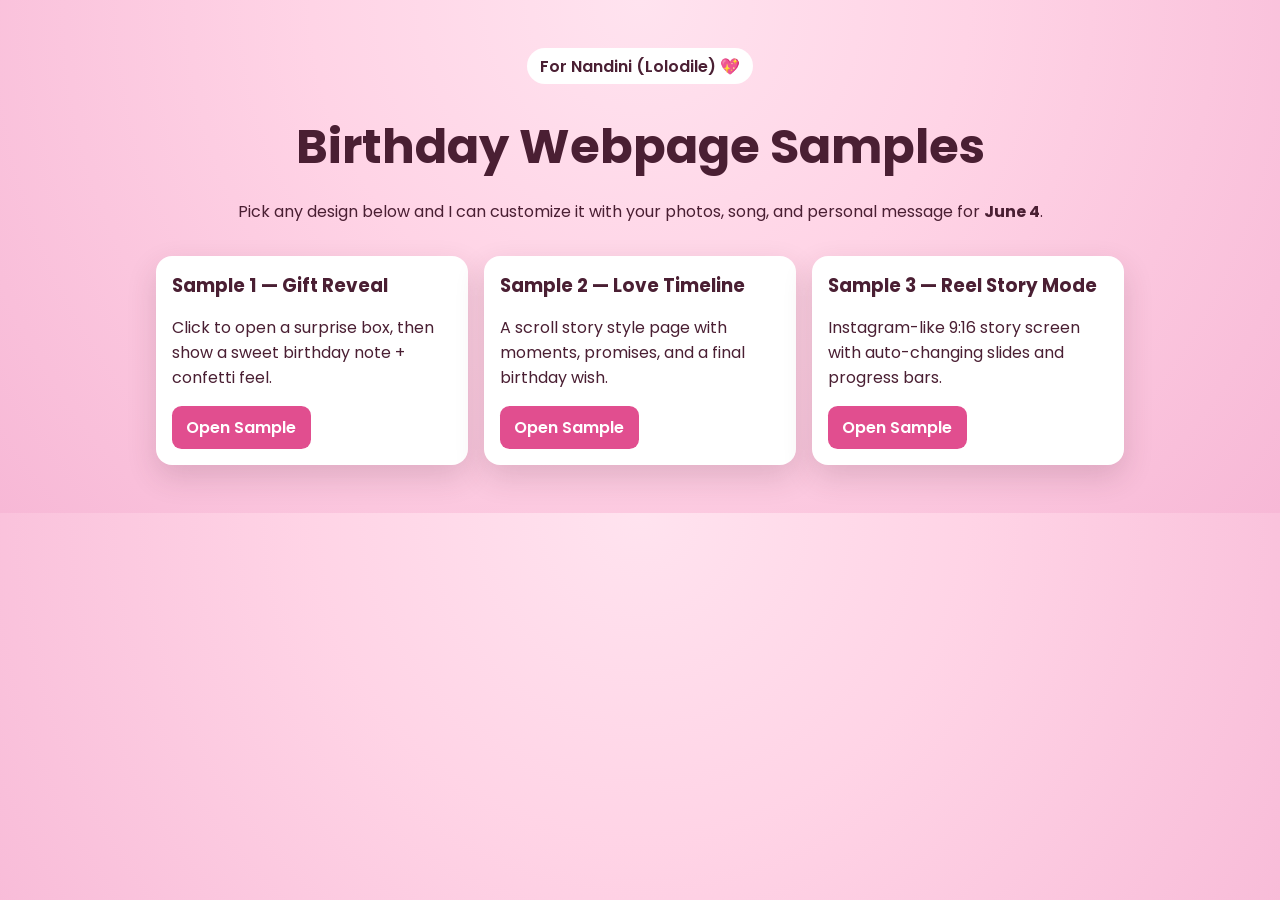
<file: index.html>
<!DOCTYPE html>
<html lang="en">
<head>
  <meta charset="UTF-8" />
  <meta name="viewport" content="width=device-width, initial-scale=1.0" />
  <title>Nandini Birthday Webpage Samples</title>
  <link rel="stylesheet" href="css/style.css" />
</head>
<body>
  <main class="container">
    <header class="hero">
      <p class="tag">For Nandini (Lolodile) 💖</p>
      <h1>Birthday Webpage Samples</h1>
      <p>
        Pick any design below and I can customize it with your photos, song,
        and personal message for <strong>June 4</strong>.
      </p>
    </header>

    <section class="samples">
      <article class="card">
        <h2>Sample 1 — Gift Reveal</h2>
        <p>Click to open a surprise box, then show a sweet birthday note + confetti feel.</p>
        <a href="samples/gift-reveal.html">Open Sample</a>
      </article>

      <article class="card">
        <h2>Sample 2 — Love Timeline</h2>
        <p>A scroll story style page with moments, promises, and a final birthday wish.</p>
        <a href="samples/love-timeline.html">Open Sample</a>
      </article>

      <article class="card">
        <h2>Sample 3 — Reel Story Mode</h2>
        <p>Instagram-like 9:16 story screen with auto-changing slides and progress bars.</p>
        <a href="samples/reel-story.html">Open Sample</a>
      </article>
    </section>
  </main>
</body>
</html>
</file>
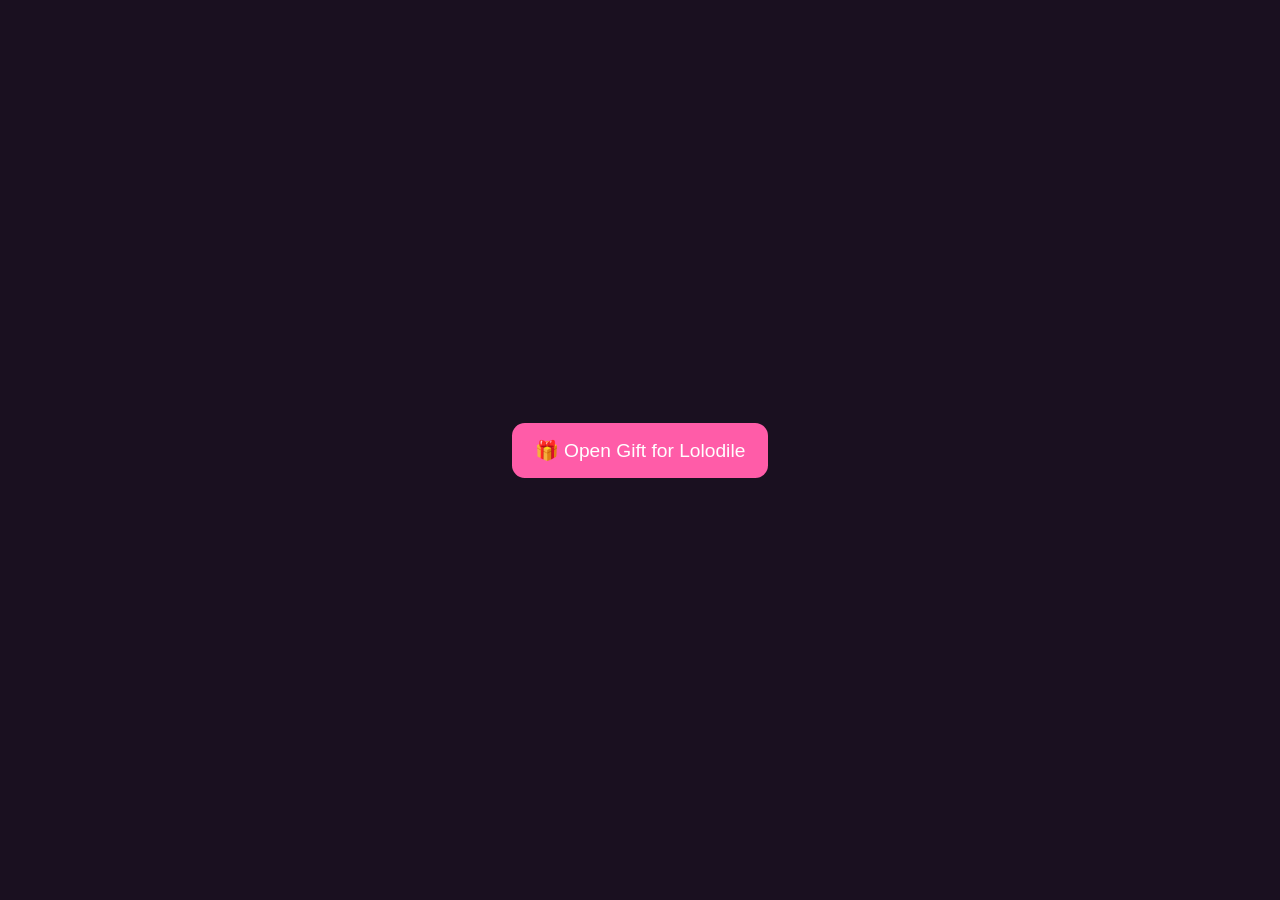
<file: samples/gift-reveal.html>
<!doctype html><html><head><meta charset='utf-8'><meta name='viewport' content='width=device-width,initial-scale=1'>
<title>Gift Reveal</title>
<style>body{font-family:system-ui;background:#1a1020;color:#fff;display:grid;place-items:center;height:100vh;margin:0}button{font-size:1.2rem;padding:1rem 1.4rem;border:0;border-radius:.8rem;background:#ff5ca8;color:#fff}#msg{max-width:420px;text-align:center;display:none}</style>
</head><body>
<button id='open'>🎁 Open Gift for Lolodile</button>
<div id='msg'><h1>Happy Birthday Nandini 💖</h1><p>You make every day brighter. Today is all about your smile, your laugh, and your dreams. I love you, Lolodile.</p></div>
<script>
open.onclick=()=>{open.style.display='none';msg.style.display='block';document.body.style.background='linear-gradient(140deg,#2b113a,#ff5ca8)'}
</script></body></html>
</file>
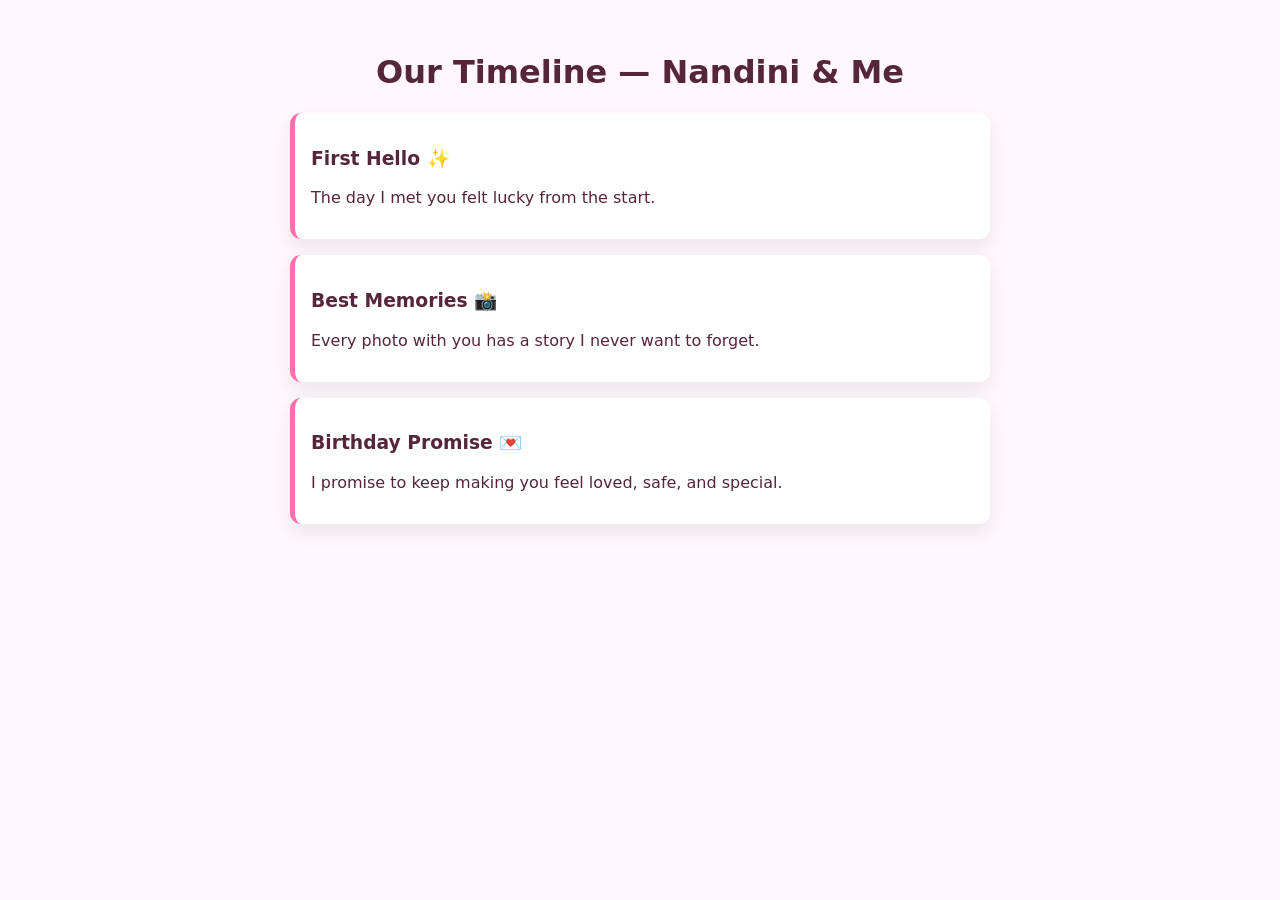
<file: samples/love-timeline.html>
<!doctype html><html><head><meta charset='utf-8'><meta name='viewport' content='width=device-width,initial-scale=1'><title>Love Timeline</title>
<style>body{margin:0;font-family:system-ui;background:#fff7fb;color:#55253a}.wrap{max-width:700px;margin:auto;padding:2rem 1rem}.item{background:#fff;border-left:5px solid #ff6fae;padding:1rem;margin:1rem 0;border-radius:.7rem;box-shadow:0 8px 20px rgba(0,0,0,.08)}h1{text-align:center}</style></head><body>
<div class='wrap'><h1>Our Timeline — Nandini & Me</h1>
<div class='item'><h3>First Hello ✨</h3><p>The day I met you felt lucky from the start.</p></div>
<div class='item'><h3>Best Memories 📸</h3><p>Every photo with you has a story I never want to forget.</p></div>
<div class='item'><h3>Birthday Promise 💌</h3><p>I promise to keep making you feel loved, safe, and special.</p></div>
</div></body></html>
</file>
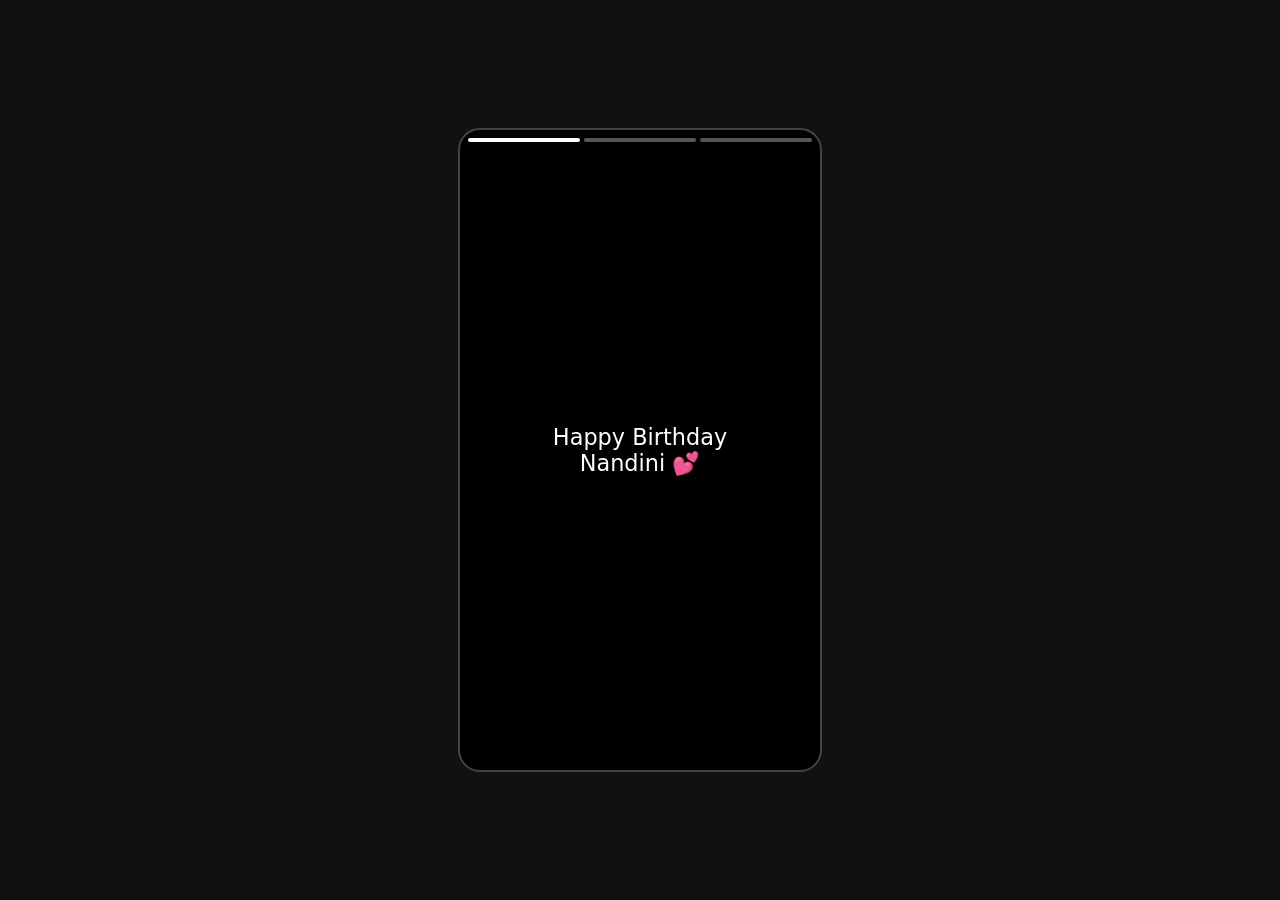
<file: samples/reel-story.html>
<!doctype html><html><head><meta charset='utf-8'><meta name='viewport' content='width=device-width,initial-scale=1'><title>Reel Story</title>
<style>body{margin:0;display:grid;place-items:center;height:100vh;background:#111;color:#fff;font-family:system-ui}.phone{width:min(360px,92vw);aspect-ratio:9/16;border:2px solid #444;border-radius:22px;overflow:hidden;position:relative;background:#000}.bar{display:flex;gap:4px;padding:8px;position:absolute;top:0;left:0;right:0}.bar span{height:4px;flex:1;background:#ffffff55;border-radius:999px}.bar span.active{background:#fff}.slide{position:absolute;inset:0;display:grid;place-items:center;text-align:center;padding:2rem;font-size:1.4rem;opacity:0;transition:.5s}.slide.active{opacity:1}</style></head><body>
<div class='phone'>
<div class='bar'><span></span><span></span><span></span></div>
<div class='slide active'>Happy Birthday<br>Nandini 💕</div>
<div class='slide'>To my Lolodile 🫶<br>You are my favorite person.</div>
<div class='slide'>June 4 Surprise 🎉<br>Tonight is your special date.</div>
</div>
<script>
const slides=[...document.querySelectorAll('.slide')], bars=[...document.querySelectorAll('.bar span')];let i=0;
setInterval(()=>{slides[i].classList.remove('active');bars[i].classList.remove('active');i=(i+1)%slides.length;slides[i].classList.add('active');bars[i].classList.add('active')},2200);bars[0].classList.add('active');
</script></body></html>
</file>
<file: css/style.css>
@import url('https://fonts.googleapis.com/css2?family=Poppins:wght@300;400;600;700&display=swap');

* { box-sizing: border-box; }
body {
  margin: 0;
  font-family: 'Poppins', sans-serif;
  background: radial-gradient(circle at top, #ffe3ef, #ffd4e6 40%, #f7b8d6 100%);
  color: #4a1f33;
}
.container {
  max-width: 1000px;
  margin: 0 auto;
  padding: 2rem 1rem 3rem;
}
.hero { text-align: center; margin-bottom: 2rem; }
.tag {
  display: inline-block;
  background: #fff;
  border-radius: 999px;
  padding: .35rem .8rem;
  font-weight: 600;
}
h1 { font-size: clamp(2rem, 4vw, 3rem); margin: .7rem 0; }
.samples {
  display: grid;
  gap: 1rem;
  grid-template-columns: repeat(auto-fit, minmax(220px, 1fr));
}
.card {
  background: #fff;
  border-radius: 1rem;
  padding: 1rem;
  box-shadow: 0 12px 30px rgba(74, 31, 51, .16);
}
.card h2 { margin-top: 0; font-size: 1.15rem; }
.card a {
  display: inline-block;
  text-decoration: none;
  background: #e14e8f;
  color: white;
  padding: .55rem .9rem;
  border-radius: .6rem;
  font-weight: 600;
}
</file>
